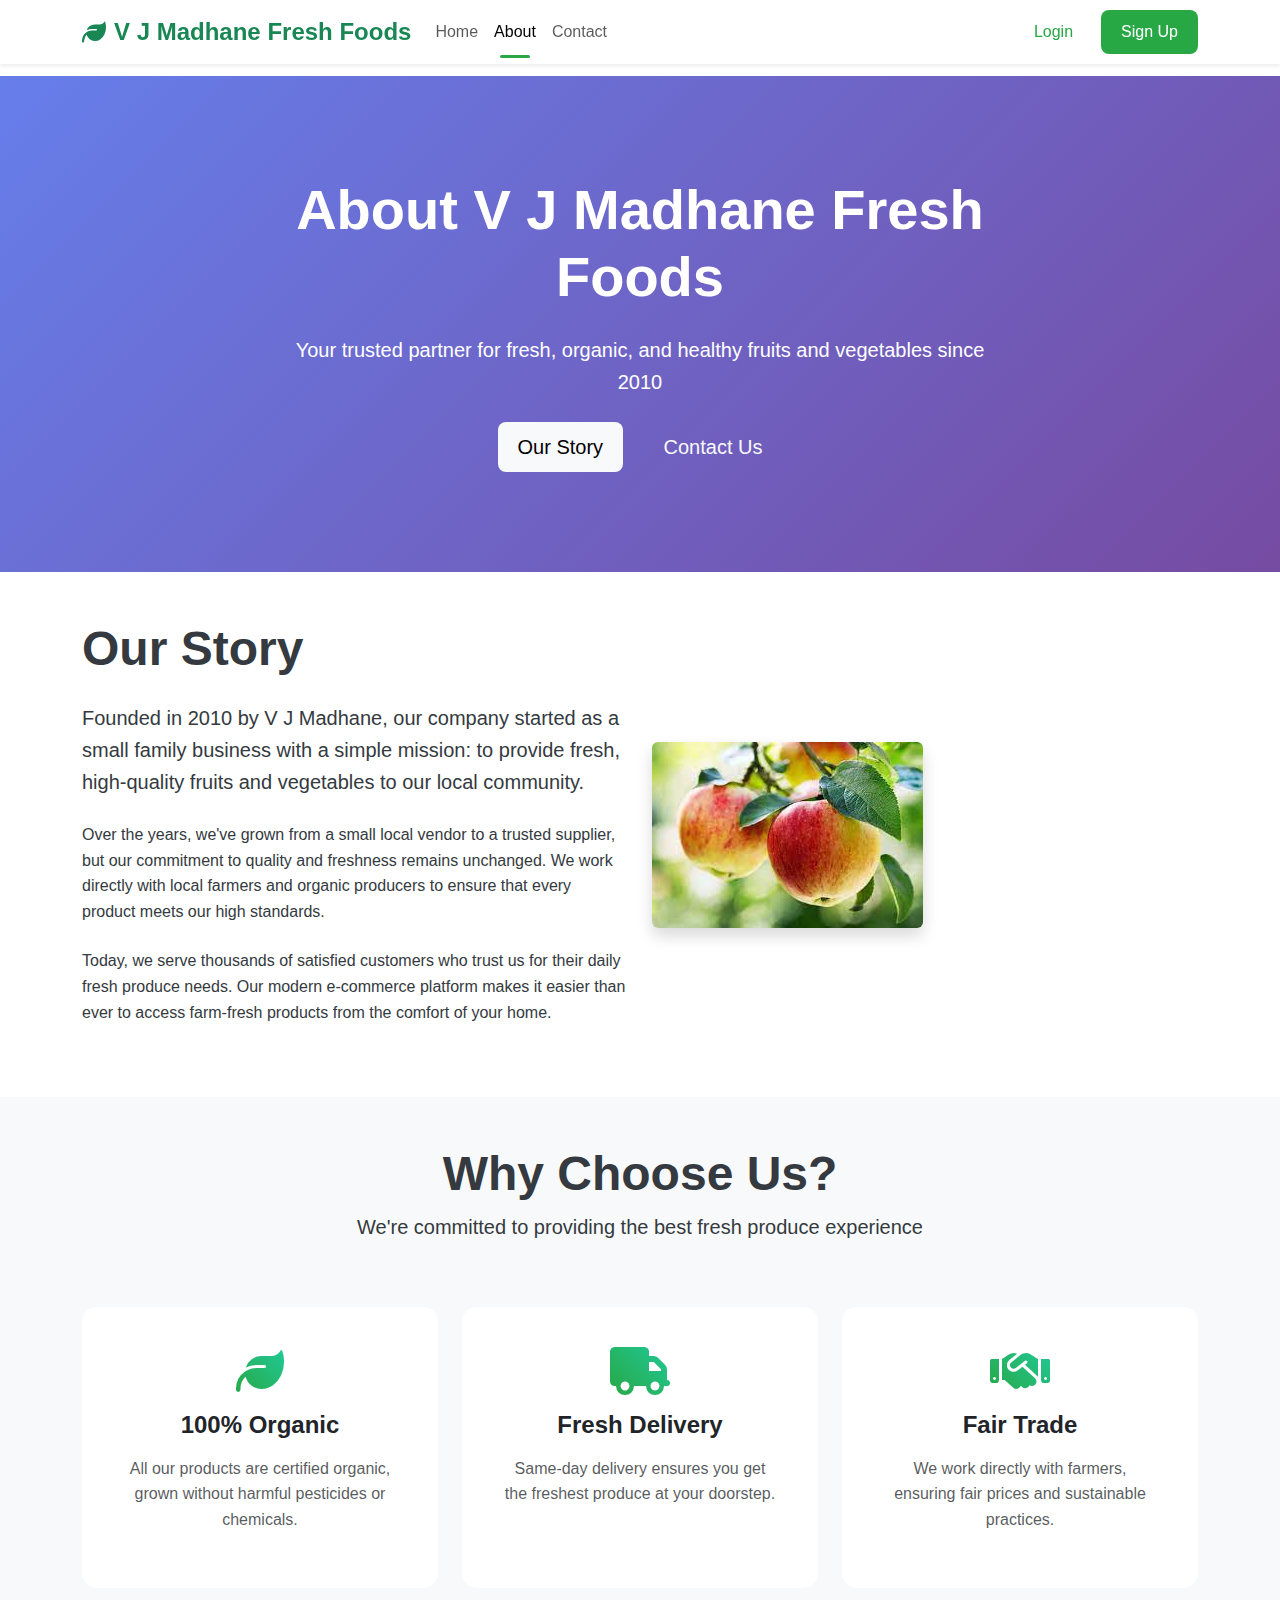
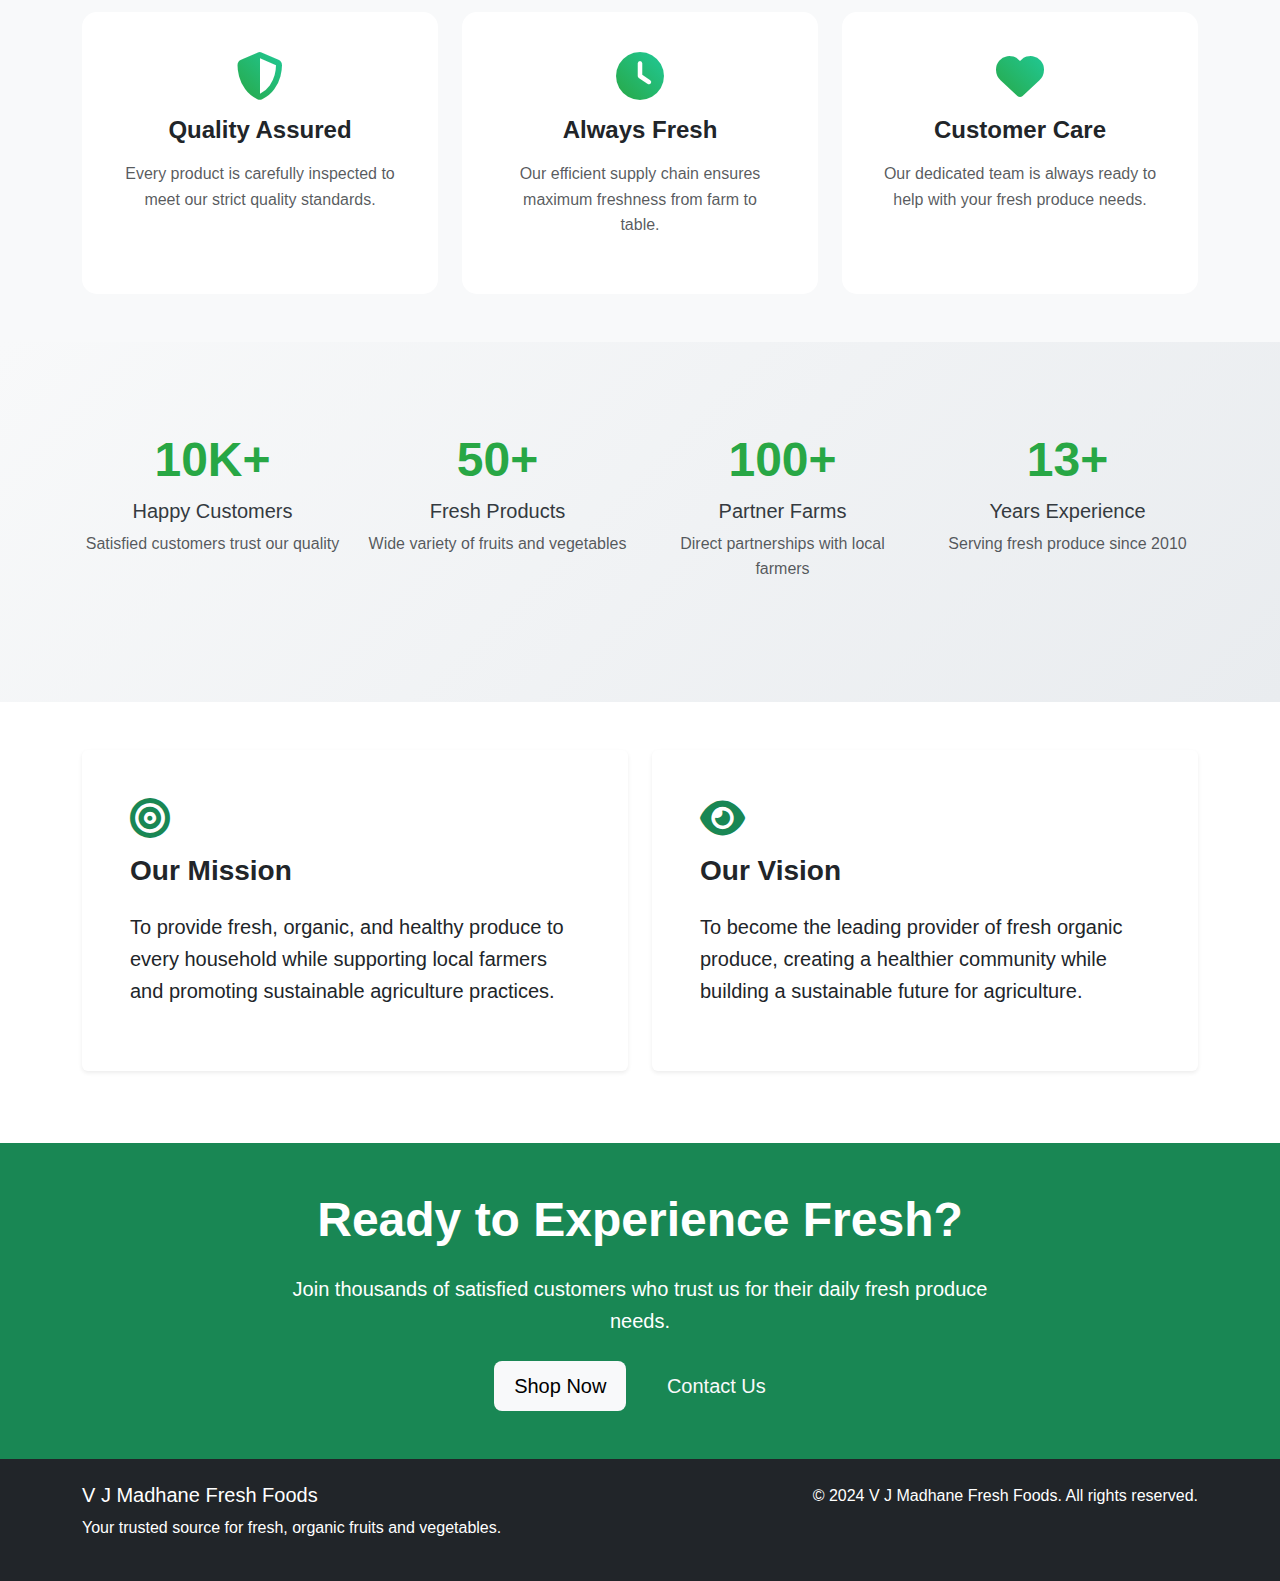
<file: about.html>
<!DOCTYPE html>
<html lang="en">
<head>
    <meta charset="UTF-8">
    <meta name="viewport" content="width=device-width, initial-scale=1.0">
    <title>About Us - V J Madhane Fresh Foods</title>
    
    <!-- Bootstrap 5 CSS -->
    <link href="https://cdn.jsdelivr.net/npm/bootstrap@5.3.3/dist/css/bootstrap.min.css" rel="stylesheet">
    
    <!-- Font Awesome -->
    <link rel="stylesheet" href="https://cdnjs.cloudflare.com/ajax/libs/font-awesome/6.5.2/css/all.min.css">
    
    <!-- Animate.css -->
    <link rel="stylesheet" href="https://cdnjs.cloudflare.com/ajax/libs/animate.css/4.1.1/animate.min.css">
    
    <!-- Custom CSS -->
    <link rel="stylesheet" href="modern-styles.css">
    
    <style>
        .about-hero {
            background: linear-gradient(135deg, #667eea 0%, #764ba2 100%);
            color: white;
            padding: 100px 0;
            text-align: center;
        }
        
        .feature-card {
            transition: transform 0.3s ease, box-shadow 0.3s ease;
            border: none;
            border-radius: 15px;
            overflow: hidden;
        }
        
        .feature-card:hover {
            transform: translateY(-10px);
            box-shadow: 0 20px 40px rgba(0,0,0,0.1);
        }
        
        .feature-icon {
            font-size: 3rem;
            margin-bottom: 1rem;
            background: linear-gradient(45deg, #28a745, #20c997);
            -webkit-background-clip: text;
            -webkit-text-fill-color: transparent;
            background-clip: text;
        }
        
        .stats-section {
            background: linear-gradient(135deg, #f8f9fa 0%, #e9ecef 100%);
            padding: 80px 0;
        }
        
        .stat-number {
            font-size: 3rem;
            font-weight: bold;
            color: #28a745;
        }
        
        .team-card {
            border: none;
            border-radius: 15px;
            overflow: hidden;
            transition: transform 0.3s ease;
        }
        
        .team-card:hover {
            transform: scale(1.05);
        }
        
        .team-img {
            width: 150px;
            height: 150px;
            border-radius: 50%;
            object-fit: cover;
            margin: 0 auto;
        }
    </style>
</head>
<body>
    <!-- Navigation -->
    <nav class="navbar navbar-expand-lg navbar-light bg-white shadow-sm fixed-top">
        <div class="container">
            <a class="navbar-brand d-flex align-items-center" href="index.html">
                <i class="fas fa-leaf text-success me-2"></i>
                <span class="fw-bold text-success">V J Madhane Fresh Foods</span>
            </a>
            
            <button class="navbar-toggler" type="button" data-bs-toggle="collapse" data-bs-target="#navbarNav">
                <span class="navbar-toggler-icon"></span>
            </button>
            
            <div class="collapse navbar-collapse" id="navbarNav">
                <ul class="navbar-nav me-auto">
                    <li class="nav-item">
                        <a class="nav-link" href="index.html">Home</a>
                    </li>
                    <li class="nav-item">
                        <a class="nav-link active" href="about.html">About</a>
                    </li>
                    <li class="nav-item">
                        <a class="nav-link" href="contect.html">Contact</a>
                    </li>
                </ul>
                
                <div class="d-flex align-items-center">
                    <a href="login.php" class="btn btn-outline-success me-2">Login</a>
                    <a href="registraction.php" class="btn btn-success">Sign Up</a>
                </div>
            </div>
        </div>
    </nav>

    <!-- Hero Section -->
    <section class="about-hero">
        <div class="container">
            <div class="row justify-content-center">
                <div class="col-lg-8">
                    <h1 class="display-4 fw-bold mb-4 animate__animated animate__fadeInUp">About V J Madhane Fresh Foods</h1>
                    <p class="lead mb-4 animate__animated animate__fadeInUp animate__delay-1s">
                        Your trusted partner for fresh, organic, and healthy fruits and vegetables since 2010
                    </p>
                    <div class="animate__animated animate__fadeInUp animate__delay-2s">
                        <a href="#story" class="btn btn-light btn-lg me-3">Our Story</a>
                        <a href="contect.html" class="btn btn-outline-light btn-lg">Contact Us</a>
                    </div>
                </div>
            </div>
        </div>
    </section>

    <!-- Our Story Section -->
    <section id="story" class="py-5">
        <div class="container">
            <div class="row align-items-center">
                <div class="col-lg-6">
                    <h2 class="display-5 fw-bold mb-4">Our Story</h2>
                    <p class="lead mb-4">
                        Founded in 2010 by V J Madhane, our company started as a small family business with a simple mission: 
                        to provide fresh, high-quality fruits and vegetables to our local community.
                    </p>
                    <p class="mb-4">
                        Over the years, we've grown from a small local vendor to a trusted supplier, but our commitment 
                        to quality and freshness remains unchanged. We work directly with local farmers and organic 
                        producers to ensure that every product meets our high standards.
                    </p>
                    <p class="mb-4">
                        Today, we serve thousands of satisfied customers who trust us for their daily fresh produce needs. 
                        Our modern e-commerce platform makes it easier than ever to access farm-fresh products from the 
                        comfort of your home.
                    </p>
                </div>
                <div class="col-lg-6">
                    <img src="apple.png" alt="Fresh Produce" class="img-fluid rounded shadow">
                </div>
            </div>
        </div>
    </section>

    <!-- Features Section -->
    <section class="py-5 bg-light">
        <div class="container">
            <div class="row">
                <div class="col-lg-12 text-center mb-5">
                    <h2 class="display-5 fw-bold">Why Choose Us?</h2>
                    <p class="lead">We're committed to providing the best fresh produce experience</p>
                </div>
            </div>
            
            <div class="row g-4">
                <div class="col-md-4">
                    <div class="card feature-card h-100 p-4 text-center">
                        <div class="card-body">
                            <i class="fas fa-leaf feature-icon"></i>
                            <h4 class="fw-bold mb-3">100% Organic</h4>
                            <p class="text-muted">
                                All our products are certified organic, grown without harmful pesticides or chemicals.
                            </p>
                        </div>
                    </div>
                </div>
                
                <div class="col-md-4">
                    <div class="card feature-card h-100 p-4 text-center">
                        <div class="card-body">
                            <i class="fas fa-truck feature-icon"></i>
                            <h4 class="fw-bold mb-3">Fresh Delivery</h4>
                            <p class="text-muted">
                                Same-day delivery ensures you get the freshest produce at your doorstep.
                            </p>
                        </div>
                    </div>
                </div>
                
                <div class="col-md-4">
                    <div class="card feature-card h-100 p-4 text-center">
                        <div class="card-body">
                            <i class="fas fa-handshake feature-icon"></i>
                            <h4 class="fw-bold mb-3">Fair Trade</h4>
                            <p class="text-muted">
                                We work directly with farmers, ensuring fair prices and sustainable practices.
                            </p>
                        </div>
                    </div>
                </div>
                
                <div class="col-md-4">
                    <div class="card feature-card h-100 p-4 text-center">
                        <div class="card-body">
                            <i class="fas fa-shield-alt feature-icon"></i>
                            <h4 class="fw-bold mb-3">Quality Assured</h4>
                            <p class="text-muted">
                                Every product is carefully inspected to meet our strict quality standards.
                            </p>
                        </div>
                    </div>
                </div>
                
                <div class="col-md-4">
                    <div class="card feature-card h-100 p-4 text-center">
                        <div class="card-body">
                            <i class="fas fa-clock feature-icon"></i>
                            <h4 class="fw-bold mb-3">Always Fresh</h4>
                            <p class="text-muted">
                                Our efficient supply chain ensures maximum freshness from farm to table.
                            </p>
                        </div>
                    </div>
                </div>
                
                <div class="col-md-4">
                    <div class="card feature-card h-100 p-4 text-center">
                        <div class="card-body">
                            <i class="fas fa-heart feature-icon"></i>
                            <h4 class="fw-bold mb-3">Customer Care</h4>
                            <p class="text-muted">
                                Our dedicated team is always ready to help with your fresh produce needs.
                            </p>
                        </div>
                    </div>
                </div>
            </div>
        </div>
    </section>

    <!-- Stats Section -->
    <section class="stats-section">
        <div class="container">
            <div class="row text-center">
                <div class="col-md-3 mb-4">
                    <div class="stat-number">10K+</div>
                    <h5>Happy Customers</h5>
                    <p class="text-muted">Satisfied customers trust our quality</p>
                </div>
                <div class="col-md-3 mb-4">
                    <div class="stat-number">50+</div>
                    <h5>Fresh Products</h5>
                    <p class="text-muted">Wide variety of fruits and vegetables</p>
                </div>
                <div class="col-md-3 mb-4">
                    <div class="stat-number">100+</div>
                    <h5>Partner Farms</h5>
                    <p class="text-muted">Direct partnerships with local farmers</p>
                </div>
                <div class="col-md-3 mb-4">
                    <div class="stat-number">13+</div>
                    <h5>Years Experience</h5>
                    <p class="text-muted">Serving fresh produce since 2010</p>
                </div>
            </div>
        </div>
    </section>

    <!-- Mission & Vision Section -->
    <section class="py-5">
        <div class="container">
            <div class="row">
                <div class="col-lg-6 mb-4">
                    <div class="card h-100 border-0 shadow-sm">
                        <div class="card-body p-5">
                            <i class="fas fa-bullseye text-success mb-3" style="font-size: 2.5rem;"></i>
                            <h3 class="fw-bold mb-4">Our Mission</h3>
                            <p class="lead">
                                To provide fresh, organic, and healthy produce to every household while supporting 
                                local farmers and promoting sustainable agriculture practices.
                            </p>
                        </div>
                    </div>
                </div>
                <div class="col-lg-6 mb-4">
                    <div class="card h-100 border-0 shadow-sm">
                        <div class="card-body p-5">
                            <i class="fas fa-eye text-success mb-3" style="font-size: 2.5rem;"></i>
                            <h3 class="fw-bold mb-4">Our Vision</h3>
                            <p class="lead">
                                To become the leading provider of fresh organic produce, creating a healthier 
                                community while building a sustainable future for agriculture.
                            </p>
                        </div>
                    </div>
                </div>
            </div>
        </div>
    </section>

    <!-- Call to Action -->
    <section class="py-5 bg-success text-white">
        <div class="container text-center">
            <div class="row justify-content-center">
                <div class="col-lg-8">
                    <h2 class="display-5 fw-bold mb-4">Ready to Experience Fresh?</h2>
                    <p class="lead mb-4">
                        Join thousands of satisfied customers who trust us for their daily fresh produce needs.
                    </p>
                    <a href="index.html" class="btn btn-light btn-lg me-3">Shop Now</a>
                    <a href="contect.html" class="btn btn-outline-light btn-lg">Contact Us</a>
                </div>
            </div>
        </div>
    </section>

    <!-- Footer -->
    <footer class="bg-dark text-white py-4">
        <div class="container">
            <div class="row">
                <div class="col-md-6">
                    <h5>V J Madhane Fresh Foods</h5>
                    <p>Your trusted source for fresh, organic fruits and vegetables.</p>
                </div>
                <div class="col-md-6 text-md-end">
                    <p>&copy; 2024 V J Madhane Fresh Foods. All rights reserved.</p>
                </div>
            </div>
        </div>
    </footer>

    <!-- Bootstrap 5 JS -->
    <script src="https://cdn.jsdelivr.net/npm/bootstrap@5.3.3/dist/js/bootstrap.bundle.min.js"></script>
    
    <!-- Smooth scrolling -->
    <script>
        document.querySelectorAll('a[href^="#"]').forEach(anchor => {
            anchor.addEventListener('click', function (e) {
                e.preventDefault();
                document.querySelector(this.getAttribute('href')).scrollIntoView({
                    behavior: 'smooth'
                });
            });
        });
    </script>
</body>
</html>
</file>
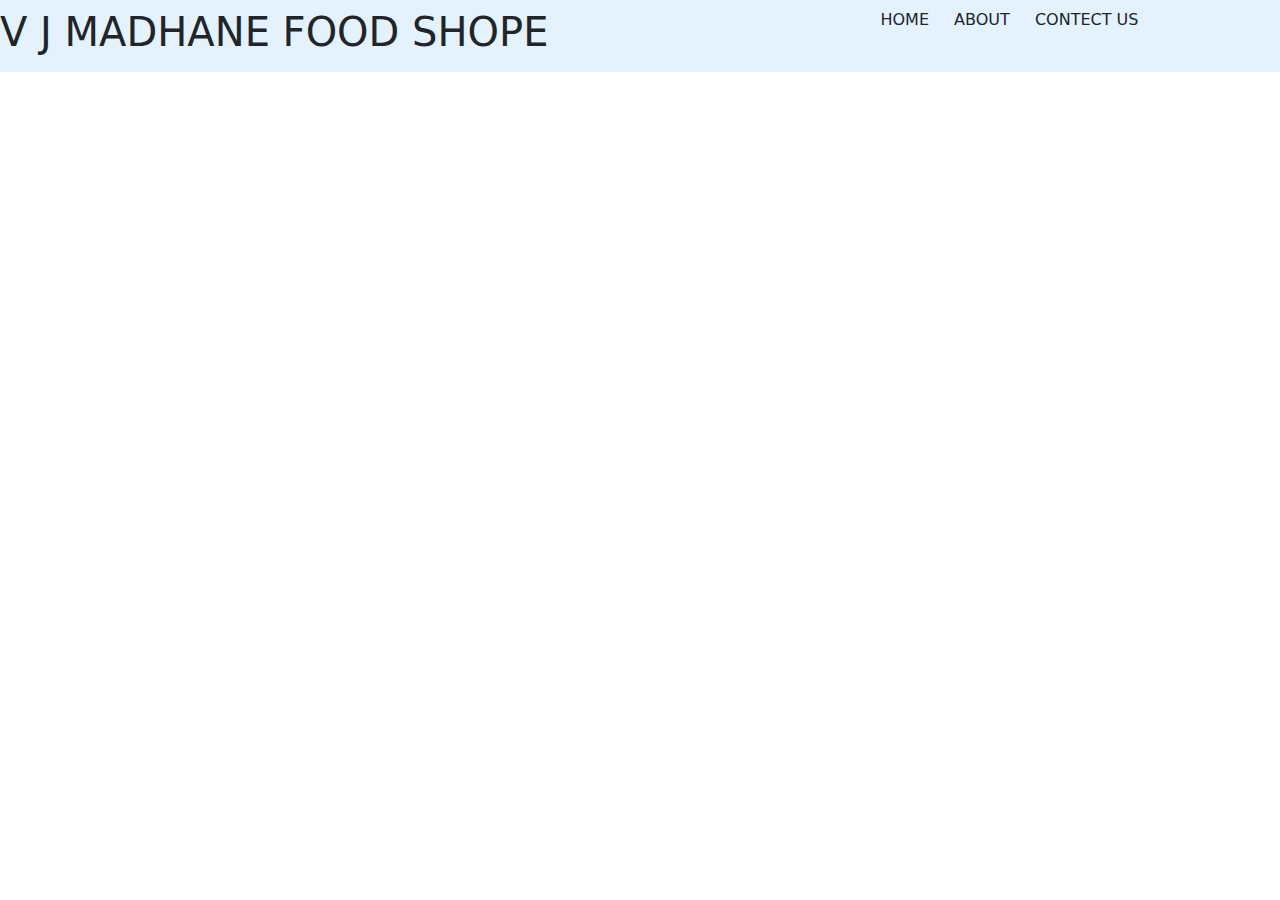
<file: cart.html>
<!DOCTYPE html>
<html lang="en">
  <head>
    <title>Fresh Foods</title>
    <meta charset="utf-8">
    <meta name="viewport" content="width=device-width, initial-scale=1, shrink-to-fit=no">
    
    <link href="https://cdn.jsdelivr.net/npm/bootstrap@5.3.3/dist/css/bootstrap.min.css" rel="stylesheet" integrity="sha384-QWTKZyjpPEjISv5WaRU9OFeRpok6YctnYmDr5pNlyT2bRjXh0JMhjY6hW+ALEwIH" crossorigin="anonymous">
    <script src="https://cdn.jsdelivr.net/npm/bootstrap@5.3.3/dist/js/bootstrap.bundle.min.js" integrity="sha384-YvpcrYf0tY3lHB60NNkmXc5s9fDVZLESaAA55NDzOxhy9GkcIdslK1eN7N6jIeHz" crossorigin="anonymous"></script>
   <link rel="stylesheet" href="//cdnjs.cloudflare.com/ajax/libs/font-awesome/6.5.2/css/all.min.css">
   <link rel="stylesheet" href="styles.css">
   <link rel="stylesheet" href="https://cdnjs.cloudflare.com/ajax/libs/font-awesome/6.5.2/css/all.min.css">
  </head>
 
    <body>
	  
	  
      <nav class="navbar navbar-light" style="background-color: #e3f2fd;">
        <!-- Navbar content -->
        <div class="nav">
          <div class="logo">
            <h1>V J MADHANE FOOD SHOPE</h1>
          </div>
          <div>
            <ul>
              <li>HOME</li>
              <li>ABOUT</li>
              <li>CONTECT US</li>
            </ul>
          </div>
        </div>
      </nav>
</file>
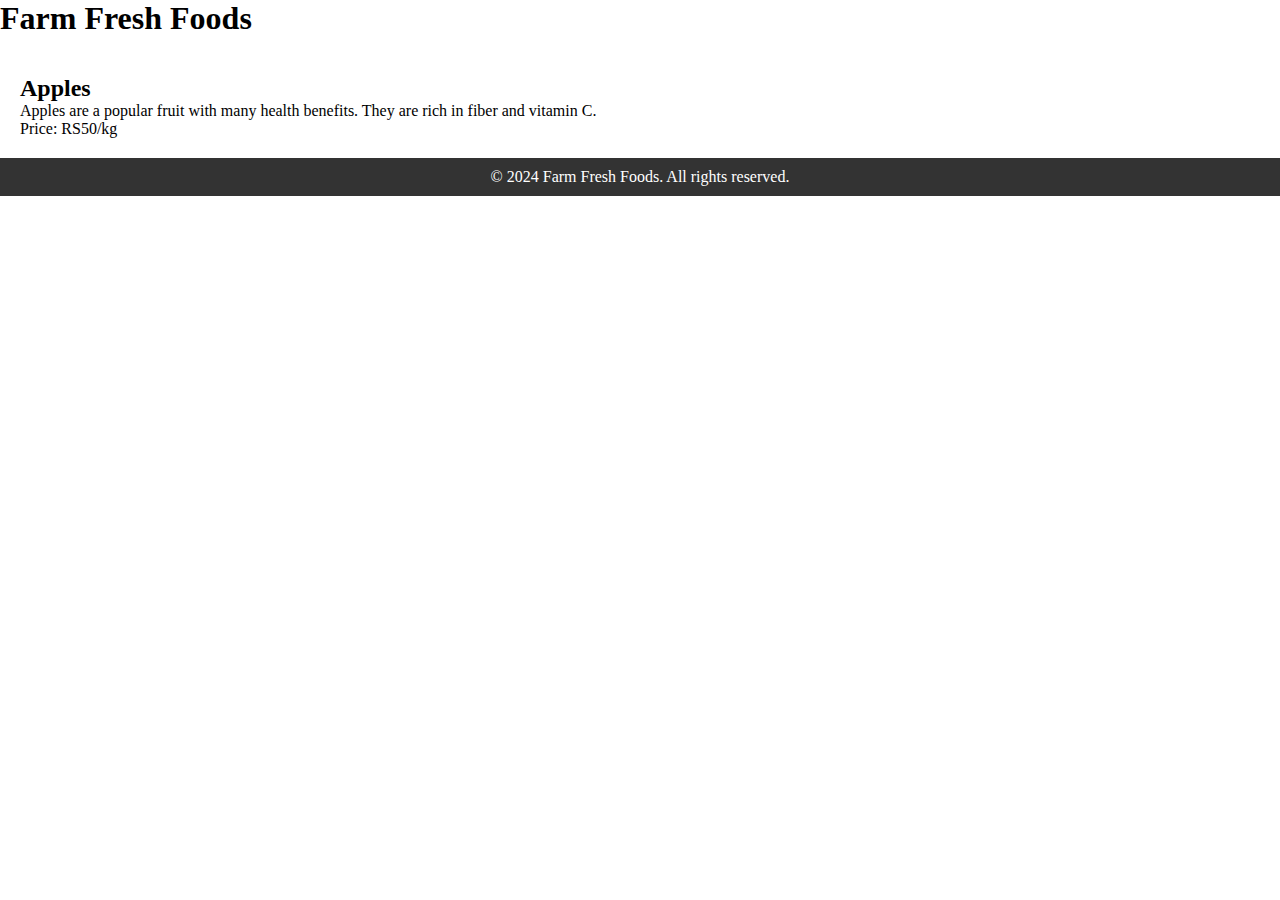
<file: product.html>
<!DOCTYPE html>
<html lang="en">
<head>
    <meta charset="UTF-8">
    <meta name="viewport" content="width=device-width, initial-scale=1.0">
    <title>Product Details - Farm Fresh Foods</title>
    <link rel="stylesheet" href="styles.css">
</head>
<body>
    <header>
        <h1>Farm Fresh Foods</h1>
        <nav>
            <ul>
                <li><a href="index.html">Home</a></li>
                <li><a href="#">Products</a></li>
                <li><a href="#">About</a></li>
                <li><a href="#">Contact</a></li>
            </ul>
        </nav>
    </header>

    <main>
        <section id="product-details">
            <h2 id="product-name">Apples</h2>
            <p id="product-description">Apples are a popular fruit with many health benefits. They are rich in fiber and vitamin C.</p>
            <p id="product-price">Price: RS50/kg</p>
            <!-- Additional details about the product can be added here -->
        </section>
    </main>

    <footer>
        <p>&copy; 2024 Farm Fresh Foods. All rights reserved.</p>
    </footer>
</body>
</html>
</file>
<file: modern-styles.css>
/* Modern Styles for Fruits Shop */

:root {
    --primary-color: #28a745;
    --secondary-color: #6c757d;
    --success-color: #28a745;
    --danger-color: #dc3545;
    --warning-color: #ffc107;
    --info-color: #17a2b8;
    --light-color: #f8f9fa;
    --dark-color: #343a40;
    --white: #ffffff;
    --border-radius: 8px;
    --box-shadow: 0 2px 10px rgba(0, 0, 0, 0.1);
    --transition: all 0.3s ease;
}

* {
    margin: 0;
    padding: 0;
    box-sizing: border-box;
}

body {
    font-family: 'Segoe UI', Tahoma, Geneva, Verdana, sans-serif;
    line-height: 1.6;
    color: var(--dark-color);
    padding-top: 76px; /* Account for fixed navbar */
}

/* Navigation Styles */
.modern-nav {
    background: rgba(255, 255, 255, 0.95);
    backdrop-filter: blur(10px);
    box-shadow: var(--box-shadow);
    transition: var(--transition);
}

.navbar-brand {
    font-weight: 700;
    font-size: 1.5rem;
    color: var(--primary-color) !important;
    text-decoration: none;
}

.brand-text {
    background: linear-gradient(45deg, var(--primary-color), #20c997);
    -webkit-background-clip: text;
    -webkit-text-fill-color: transparent;
    background-clip: text;
}

.nav-link {
    font-weight: 500;
    transition: var(--transition);
    position: relative;
}

.nav-link:hover {
    color: var(--primary-color) !important;
}

.nav-link.active::after {
    content: '';
    position: absolute;
    bottom: -5px;
    left: 50%;
    transform: translateX(-50%);
    width: 30px;
    height: 3px;
    background: var(--primary-color);
    border-radius: 2px;
}

.cart-count {
    position: absolute;
    top: -8px;
    right: -8px;
    font-size: 0.7rem;
    min-width: 18px;
    height: 18px;
    display: flex;
    align-items: center;
    justify-content: center;
}

/* Hero Section */
.hero-section {
    background: linear-gradient(135deg, #f8f9fa 0%, #e9ecef 100%);
    padding: 100px 0;
    min-height: 80vh;
    display: flex;
    align-items: center;
}

.hero-title {
    font-size: 3.5rem;
    font-weight: 700;
    color: var(--dark-color);
    margin-bottom: 1rem;
    line-height: 1.2;
}

.hero-subtitle {
    font-size: 1.2rem;
    color: var(--primary-color);
    font-weight: 600;
    margin-bottom: 1rem;
}

.hero-description {
    font-size: 1.1rem;
    color: var(--secondary-color);
    margin-bottom: 2rem;
    line-height: 1.6;
}

.hero-image img {
    max-width: 100%;
    height: auto;
    border-radius: var(--border-radius);
    box-shadow: var(--box-shadow);
    transition: var(--transition);
}

.hero-image img:hover {
    transform: scale(1.05);
}

/* Search Section */
.search-section {
    border-bottom: 1px solid #dee2e6;
}

.search-container .input-group {
    box-shadow: var(--box-shadow);
    border-radius: var(--border-radius);
    overflow: hidden;
}

.search-container .form-control {
    border: none;
    padding: 12px 16px;
    font-size: 1rem;
}

.search-container .form-control:focus {
    box-shadow: none;
    border-color: var(--primary-color);
}

.filter-container .form-select {
    border: 1px solid #dee2e6;
    border-radius: var(--border-radius);
    padding: 12px 16px;
    font-size: 1rem;
    box-shadow: var(--box-shadow);
}

/* Products Section */
.products-section {
    background: var(--white);
}

.section-title {
    font-size: 2.5rem;
    font-weight: 700;
    color: var(--dark-color);
    margin-bottom: 1rem;
}

.section-subtitle {
    font-size: 1.1rem;
    color: var(--secondary-color);
    margin-bottom: 2rem;
}

/* Product Cards */
.product-card {
    background: var(--white);
    border-radius: var(--border-radius);
    box-shadow: var(--box-shadow);
    transition: var(--transition);
    overflow: hidden;
    margin-bottom: 2rem;
    height: 100%;
}

.product-card:hover {
    transform: translateY(-5px);
    box-shadow: 0 8px 25px rgba(0, 0, 0, 0.15);
}

.product-image {
    position: relative;
    overflow: hidden;
    height: 250px;
}

.product-image img {
    width: 100%;
    height: 100%;
    object-fit: cover;
    transition: var(--transition);
}

.product-card:hover .product-image img {
    transform: scale(1.1);
}

.product-badge {
    position: absolute;
    top: 10px;
    left: 10px;
    background: var(--primary-color);
    color: var(--white);
    padding: 4px 8px;
    border-radius: 4px;
    font-size: 0.8rem;
    font-weight: 600;
}

.product-info {
    padding: 1.5rem;
}

.product-title {
    font-size: 1.3rem;
    font-weight: 600;
    color: var(--dark-color);
    margin-bottom: 0.5rem;
}

.product-description {
    color: var(--secondary-color);
    font-size: 0.9rem;
    margin-bottom: 1rem;
    line-height: 1.5;
}

.product-price {
    font-size: 1.4rem;
    font-weight: 700;
    color: var(--primary-color);
    margin-bottom: 1rem;
}

.product-actions {
    display: flex;
    gap: 0.5rem;
    align-items: center;
}

.quantity-selector {
    display: flex;
    align-items: center;
    border: 1px solid #dee2e6;
    border-radius: var(--border-radius);
    overflow: hidden;
}

.quantity-btn {
    background: var(--light-color);
    border: none;
    padding: 8px 12px;
    cursor: pointer;
    transition: var(--transition);
}

.quantity-btn:hover {
    background: var(--primary-color);
    color: var(--white);
}

.quantity-input {
    border: none;
    text-align: center;
    width: 50px;
    padding: 8px 4px;
    font-weight: 600;
}

/* Cart Modal */
.cart-item {
    display: flex;
    align-items: center;
    padding: 1rem;
    border-bottom: 1px solid #dee2e6;
}

.cart-item:last-child {
    border-bottom: none;
}

.cart-item-image {
    width: 60px;
    height: 60px;
    object-fit: cover;
    border-radius: var(--border-radius);
    margin-right: 1rem;
}

.cart-item-info {
    flex: 1;
}

.cart-item-title {
    font-weight: 600;
    margin-bottom: 0.25rem;
}

.cart-item-price {
    color: var(--primary-color);
    font-weight: 600;
}

.cart-item-quantity {
    display: flex;
    align-items: center;
    gap: 0.5rem;
    margin: 0.5rem 0;
}

.cart-item-remove {
    background: none;
    border: none;
    color: var(--danger-color);
    cursor: pointer;
    padding: 0.5rem;
    border-radius: 50%;
    transition: var(--transition);
}

.cart-item-remove:hover {
    background: var(--danger-color);
    color: var(--white);
}

/* Buttons */
.btn {
    border-radius: var(--border-radius);
    font-weight: 500;
    transition: var(--transition);
    border: none;
    padding: 10px 20px;
}

.btn-success {
    background: var(--primary-color);
    border-color: var(--primary-color);
}

.btn-success:hover {
    background: #218838;
    border-color: #1e7e34;
    transform: translateY(-2px);
}

.btn-outline-success {
    color: var(--primary-color);
    border-color: var(--primary-color);
}

.btn-outline-success:hover {
    background: var(--primary-color);
    border-color: var(--primary-color);
    transform: translateY(-2px);
}

/* Footer */
.footer {
    background: var(--dark-color) !important;
    margin-top: 3rem;
}

/* Animations */
@keyframes fadeInUp {
    from {
        opacity: 0;
        transform: translateY(30px);
    }
    to {
        opacity: 1;
        transform: translateY(0);
    }
}

.fade-in-up {
    animation: fadeInUp 0.6s ease-out;
}

/* Loading Animation */
.loading {
    display: inline-block;
    width: 20px;
    height: 20px;
    border: 3px solid rgba(255, 255, 255, 0.3);
    border-radius: 50%;
    border-top-color: var(--white);
    animation: spin 1s ease-in-out infinite;
}

@keyframes spin {
    to {
        transform: rotate(360deg);
    }
}

/* Responsive Design */
@media (max-width: 768px) {
    .hero-title {
        font-size: 2.5rem;
    }
    
    .hero-subtitle {
        font-size: 1rem;
    }
    
    .section-title {
        font-size: 2rem;
    }
    
    .product-actions {
        flex-direction: column;
        gap: 0.75rem;
    }
    
    .quantity-selector {
        justify-content: center;
    }
}

@media (max-width: 576px) {
    .hero-title {
        font-size: 2rem;
    }
    
    .product-info {
        padding: 1rem;
    }
    
    .cart-item {
        flex-direction: column;
        text-align: center;
    }
    
    .cart-item-image {
        margin: 0 0 1rem 0;
    }
}

/* Utility Classes */
.text-gradient {
    background: linear-gradient(45deg, var(--primary-color), #20c997);
    -webkit-background-clip: text;
    -webkit-text-fill-color: transparent;
    background-clip: text;
}

.shadow-hover {
    transition: var(--transition);
}

.shadow-hover:hover {
    box-shadow: 0 8px 25px rgba(0, 0, 0, 0.15);
}

/* Toast Notifications */
.toast-container {
    position: fixed;
    top: 100px;
    right: 20px;
    z-index: 1050;
}

.toast {
    background: var(--white);
    border-radius: var(--border-radius);
    box-shadow: var(--box-shadow);
}

.toast-success {
    border-left: 4px solid var(--success-color);
}

.toast-error {
    border-left: 4px solid var(--danger-color);
}
</file>
<file: styles.css>
.product-card {
    border: 1px solid #ccc;
    background-color: aquamarine;
    border-radius: 5px;
    padding: 20px;
    margin-bottom: 20px;
}

.product-card h2 {
    color: #4CAF50;
}

.product-card p {
    margin-bottom: 10px;
}
/* Reset some default styles */
* {
    margin: 0;
    padding: 0;
    box-sizing: border-box;
}


nav ul {
    list-style-type: none;
}

nav ul li {
    display: inline;
    margin-right: 20px;
}

nav ul li a {
    color: white;
    text-decoration: none;
    padding-left: 20px;
}

main {
    padding: 20px;
}

footer {
    background-color: #333;
    color: white;
    padding: 10px;
    text-align: center;
}

.sec{
    padding-top: 120px;
    display: flex;
}

.search-container {
    margin: 20px auto;
    text-align: center;
  }
  
  input[type="text"] {
    padding: 10px;
    width: 500px;
    border: 1px solid #ccc;
    border-radius: 5px;
    font-size: 16px;
  }
  
  button {
    padding: 10px 20px;
    background-color: #4CAF50;
    color: white;
    border: none;
    border-radius: 5px;
    cursor: pointer;
    font-size: 16px;
  }
  
  button:hover {
    background-color: #45a049;
  }
  
  #searchResults {
    margin: 20px auto;
    max-width: 600px;
  }

  .specification{
         display: flex;
  }

  .s1{
      padding-right: 30px;
  }

  ul li{
    display: inline;
    margin-right: 20px;
}

ul {
    list-style-type: none;
}

.logo{
    padding-right: 300px;
}

.sb{
    display: flex;
}
</file>
